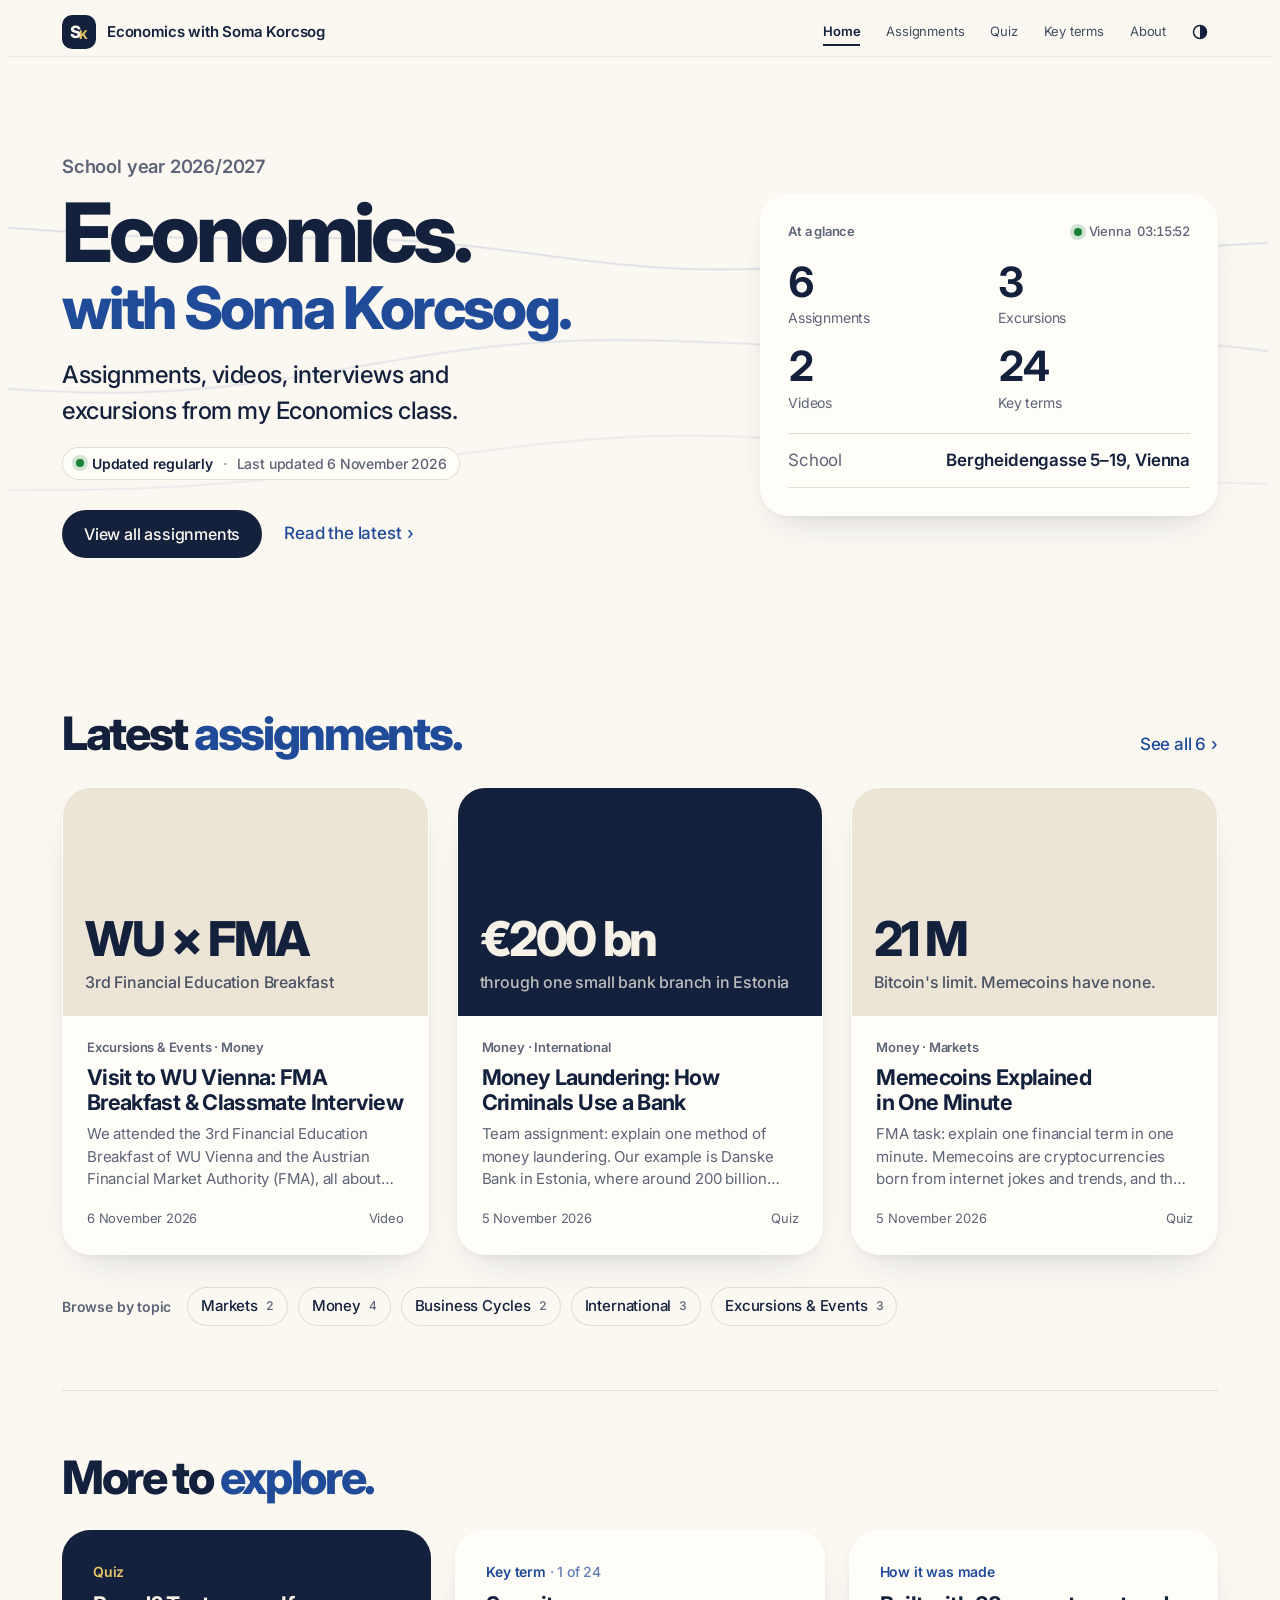
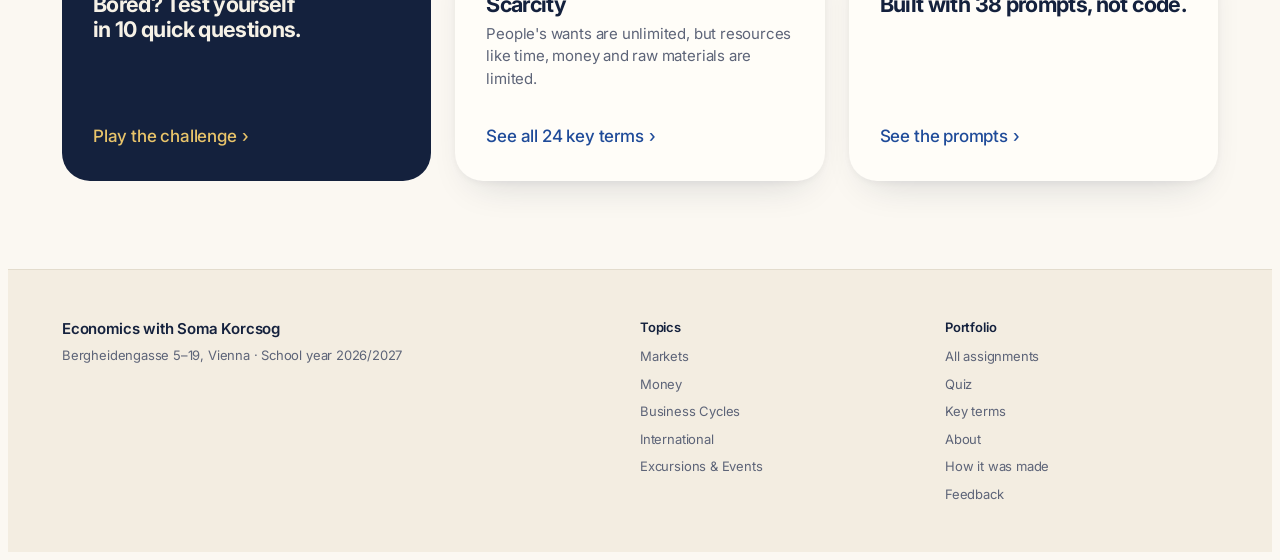
<file: index.html>
<!DOCTYPE html>
<html lang="en">
<head>
<meta charset="utf-8">
<meta name="viewport" content="width=device-width, initial-scale=1, viewport-fit=cover">
<title>Economics with Soma Korcsog</title>
<meta name="claude:viewport-fit-sides" content="cover">
<meta name="description" content="Economics portfolio of Soma Korcsog, school year 2026/2027: assignments, videos, interviews and excursions.">
<link rel="icon" type="image/svg+xml" href="media/logo.svg">
<link rel="apple-touch-icon" href="media/apple-touch-icon.png">
<meta name="theme-color" content="#14213d">
<meta property="og:type" content="website">
<meta property="og:site_name" content="Economics with Soma Korcsog">
<meta property="og:title" content="Economics with Soma Korcsog">
<meta property="og:description" content="Assignments, videos, interviews and excursions from my Economics class. School year 2026/2027.">
<meta property="og:url" content="https://somakorcsog.github.io/">
<meta property="og:image" content="https://somakorcsog.github.io/media/og-image.png">
<meta property="og:image:width" content="1200">
<meta property="og:image:height" content="630">
<meta property="og:image:alt" content="Economics with Soma Korcsog: SK logo and title">
<meta property="og:locale" content="en_GB">
<meta name="twitter:card" content="summary_large_image">
<link rel="preconnect" href="https://fonts.googleapis.com">
<link rel="preconnect" href="https://fonts.gstatic.com" crossorigin>
<link rel="stylesheet" href="https://fonts.googleapis.com/css2?family=Inter:opsz,wght@14..32,400;14..32,500;14..32,600;14..32,700;14..32,800&display=swap">
<link rel="stylesheet" href="css/style.css?v=20261119d">
</head>
<body>
<a class="skip-link" href="#app">Skip to content</a>
<header class="nav">
  <div class="nav-inner">
    <a href="#home" class="brand" aria-label="Economics with Soma Korcsog, go to the home page"><span class="logo" aria-hidden="true">S<span>K</span></span><span class="nav-brand" id="site-title">Economics with Soma Korcsog</span></a>
    <div class="nav-right">
      <nav class="nav-links" aria-label="Main">
        <a href="#home">Home</a>
        <a href="#posts">Assignments</a>
        <a href="#quiz">Quiz</a>
        <a href="#glossary">Key terms</a>
        <a href="#about">About</a>
      </nav>
      <button type="button" class="icon-btn" id="theme-btn" aria-label="Switch between light and dark mode">
        <svg width="18" height="18" viewBox="0 0 18 18" aria-hidden="true"><circle cx="9" cy="9" r="6.5" fill="none" stroke="currentColor" stroke-width="1.5"/><path d="M9 2.5a6.5 6.5 0 0 1 0 13z" fill="currentColor"/></svg>
      </button>
      <button type="button" class="icon-btn" id="menu-btn" aria-label="Open menu" aria-expanded="false" aria-controls="mobile-menu">
        <svg width="18" height="18" viewBox="0 0 18 18" aria-hidden="true"><path d="M2 6h14M2 12h14" stroke="currentColor" stroke-width="1.5" stroke-linecap="round"/></svg>
      </button>
    </div>
  </div>
  <div class="progress" id="progress"></div>
  <div class="mobile-menu" id="mobile-menu" hidden>
    <a href="#home">Home</a>
    <a href="#posts">Assignments</a>
    <a href="#quiz">Quiz</a>
    <a href="#glossary">Key terms</a>
    <a href="#about">About</a>
  </div>
</header>

<main id="app" tabindex="-1"></main>

<footer class="footer">
  <div class="container footer-grid">
    <div>
      <div class="footer-title" id="footer-title">Economics with Soma Korcsog</div>
      <p class="footer-meta" id="footer-meta">Economics class · School year 2026/2027</p>
    </div>
    <div>
      <div class="footer-head">Topics</div>
      <div class="footer-links" id="footer-topics"></div>
    </div>
    <div>
      <div class="footer-head">Portfolio</div>
      <div class="footer-links">
        <a href="#posts">All assignments</a>
        <a href="#quiz">Quiz</a>
        <a href="#glossary">Key terms</a>
        <a href="#about">About</a>
        <a href="#making-of">How it was made</a>
        <a href="#feedback">Feedback</a>
      </div>
    </div>
  </div>
</footer>

<script src="js/app.js?v=20261119d"></script>
</body>
</html>
</file>
<file: css/style.css>
/* Layout: full-width alternating bands (white / light grey / black), centered 1080px content, large type, image-led tiles. */
:root {
  --bg: #fbf8f2;
  --bg-alt: #f3ede1;
  --ink: #14213d;
  --muted: #5d6478;
  --line: #e3dccd;
  --accent: #1f4b99;
  --band: #14213d;
  --band-ink: #f6f1e6;
  --band-muted: #b7bfd3;
  --tile: #fffdf8;
  --bubble: #14213d;
  --good: #1a7f37;
  --bad: #c4314b;
  --nav-bg: rgba(251, 248, 242, 0.82);
  --shadow: 0 2px 6px rgba(20, 33, 61, .04), 0 18px 40px -20px rgba(20, 33, 61, .2);
  --font: "Inter", -apple-system, BlinkMacSystemFont, "Segoe UI", system-ui, sans-serif;
  --r-lg: 28px;
  --r-md: 18px;
}
@media (prefers-color-scheme: dark) {
  :root:not([data-theme="light"]) {
    --bg: #0b1324; --bg-alt: #0f1a30; --ink: #f4efe4; --muted: #a7afc2; --line: #23314d; --accent: #8fb4ff;
    --band: #14213d; --band-ink: #f4efe4; --band-muted: #b7bfd3; --tile: #121d35; --bubble: #24427a; --logo-k: #1f4b99; --nav-bg: rgba(11, 19, 36, 0.82);
    --good: #3fb950; --bad: #ff6b81; --shadow: 0 0 0 1px #23314d;
    color-scheme: dark;
  }
}
:root[data-theme="dark"] {
  --bg: #0b1324; --bg-alt: #0f1a30; --ink: #f4efe4; --muted: #a7afc2; --line: #23314d; --accent: #8fb4ff;
  --band: #14213d; --band-ink: #f4efe4; --band-muted: #b7bfd3; --tile: #121d35; --bubble: #24427a; --logo-k: #1f4b99; --nav-bg: rgba(11, 19, 36, 0.82);
  --good: #3fb950; --bad: #ff6b81; --shadow: 0 0 0 1px #23314d;
  color-scheme: dark;
}

*, *::before, *::after { box-sizing: border-box; }
h1, h2, h3, h4, p, figure, dl, dd, blockquote { margin: 0; }
ul, ol { margin: 0; }
img, video { max-width: 100%; }
.featured a, .cover { text-decoration: none; }
html { scroll-behavior: smooth; }
body {
  background: var(--bg); color: var(--ink); font-family: var(--font);
  font-size: 17px; line-height: 1.5; letter-spacing: -0.011em;
  -webkit-font-smoothing: antialiased; overflow-x: hidden;
  transition: background-color .3s, color .3s;
}
body::before { content: ""; position: fixed; inset: 0 0 auto; height: env(safe-area-inset-top, 0px); z-index: 60; background: var(--bg); }
a { color: inherit; }
:focus-visible { outline: 2px solid var(--accent); outline-offset: 3px; border-radius: 8px; }
#app:focus { outline: none; }
h1, h2, h3 { text-wrap: balance; }
.container {
  max-width: 1080px; margin-inline: auto;
  padding-left: max(22px, env(safe-area-inset-left, 0px));
  padding-right: max(22px, env(safe-area-inset-right, 0px));
}
.muted { color: var(--muted); }
.link { color: var(--accent); text-decoration: none; font-weight: 500; }
.link:hover { text-decoration: underline; }
.link::after { content: " ›"; }

/* Nav */
.nav { position: sticky; top: env(safe-area-inset-top, 0px); z-index: 50; background: var(--nav-bg);
  backdrop-filter: saturate(180%) blur(20px); -webkit-backdrop-filter: saturate(180%) blur(20px);
  border-bottom: 1px solid color-mix(in srgb, var(--line) 60%, transparent); }
.nav-inner { max-width: 1080px; margin-inline: auto; height: 48px; display: flex; align-items: center; justify-content: space-between; gap: 16px;
  padding-left: max(22px, env(safe-area-inset-left, 0px)); padding-right: max(22px, env(safe-area-inset-right, 0px)); }
.brand { display: inline-flex; align-items: center; gap: 11px; min-width: 0; text-decoration: none; color: var(--ink); }
.logo { flex: none; display: inline-flex; align-items: center; justify-content: center; width: 34px; height: 34px; border-radius: 10px; background: var(--ink); color: var(--bg);
  font-weight: 800; font-size: 17px; letter-spacing: -0.06em; line-height: 1; transition: transform .35s cubic-bezier(.2,.8,.2,1), border-radius .35s; }
.logo span { font-size: 12px; font-weight: 800; color: var(--logo-k, #e9c46a); letter-spacing: 0; transform: translateY(3px); }
.brand:hover .logo { transform: rotate(-6deg) scale(1.06); border-radius: 12px; }
.brand:active .logo { transform: scale(.94); }
.nav-brand { font-weight: 600; font-size: 15px; text-decoration: none; white-space: nowrap; overflow: hidden; text-overflow: ellipsis; min-width: 0; }
.nav-right { display: flex; align-items: center; gap: 6px; }
.nav-links { display: none; gap: 26px; margin-right: 10px; }
.nav-links a, .mobile-menu a { font-size: 13px; text-decoration: none; color: var(--ink); opacity: .8; }
.nav-links a:hover { opacity: 1; }
.icon-btn { display: grid; place-items: center; width: 36px; height: 36px; border-radius: 999px; border: 0; background: transparent; color: var(--ink); cursor: pointer; }
.icon-btn:hover { background: var(--bg-alt); }
.mobile-menu { display: flex; flex-direction: column; padding: 8px max(22px, env(safe-area-inset-right, 0px)) 18px max(22px, env(safe-area-inset-left, 0px)); }
.mobile-menu a { font-size: 22px; font-weight: 600; padding: 8px 0; opacity: 1; }
@media (min-width: 760px) { .nav-links { display: flex; } #menu-btn { display: none; } .mobile-menu { display: none !important; } }
.progress { position: absolute; left: 0; bottom: -1px; height: 2px; transition: transform .12s linear; width: 100%; background: var(--accent); transform-origin: left; transform: scaleX(0); }

/* Sections */
.section { padding-block: 88px; }
.section.alt { background: var(--bg-alt); }
.section.band { background: var(--band); color: var(--band-ink); }
.section-head { display: flex; flex-wrap: wrap; align-items: flex-end; justify-content: space-between; gap: 16px; margin-bottom: 40px; }
.section-title { font-size: clamp(2rem, 5vw, 3.4rem); font-weight: 700; letter-spacing: -0.035em; line-height: 1.05; }
.section-sub { font-size: clamp(1.05rem, 2vw, 1.3rem); color: var(--muted); max-width: 44ch; margin-top: 10px; }
@media (min-width: 760px) { .section { padding-block: 120px; } }
.reveal { transition: opacity .8s ease, transform .8s cubic-bezier(.2,.8,.2,1); }
.reveal.pre { opacity: .001; transform: translateY(28px); }

/* Hero */
.hero { text-align: center; padding-block: 72px 0; }
.hero-kicker { font-size: clamp(.95rem, 1.6vw, 1.15rem); font-weight: 600; color: var(--muted); }
.hero h1 { font-size: clamp(3rem, 10vw, 7rem); font-weight: 700; letter-spacing: -0.05em; line-height: .98; margin-top: 14px; }
.hero h1 span { display: block; color: var(--muted); }
.hero-sub { font-size: clamp(1.1rem, 2.2vw, 1.5rem); max-width: 34ch; margin: 22px auto 0; color: var(--ink); font-weight: 500; letter-spacing: -0.02em; }
.hero-note { display: inline-flex; align-items: center; gap: 8px; margin-top: 18px; padding: 6px 14px; border-radius: 999px; font-size: 14px; font-weight: 600;
  background: var(--tile); box-shadow: inset 0 0 0 1px var(--line); }
.live-dot { width: 8px; height: 8px; border-radius: 999px; background: var(--good); box-shadow: 0 0 0 4px color-mix(in srgb, var(--good) 20%, transparent); }
.hero-actions { display: flex; flex-wrap: wrap; justify-content: center; align-items: center; gap: 22px; margin-top: 30px; }
.btn { display: inline-flex; align-items: center; justify-content: center; padding: 12px 22px; border-radius: 999px; background: var(--ink); color: var(--bg);
  font-size: 16px; font-weight: 500; text-decoration: none; transition: filter .15s; border: 0; cursor: pointer; font-family: inherit; }
.btn:hover { filter: brightness(1.08); }
.reel { display: flex; gap: 14px; margin-top: 64px; overflow-x: auto; scroll-snap-type: x mandatory; padding-bottom: 30px; scrollbar-width: none; }
.reel::-webkit-scrollbar { display: none; }
.reel figure { flex: 0 0 min(62vw, 230px); scroll-snap-align: center; position: relative; }
.reel img { width: 100%; aspect-ratio: 9 / 14; object-fit: cover; border-radius: var(--r-md); display: block; }
.reel figcaption { position: absolute; left: 12px; bottom: 12px; right: 12px; font-size: 13px; font-weight: 600; color: #fff; text-shadow: 0 1px 8px rgba(0,0,0,.7); text-align: left; }
@media (min-width: 1000px) { .reel { justify-content: center; overflow: visible; } .reel figure { flex: 1 1 0; } .reel figure:nth-child(odd) { transform: translateY(24px); } }

.hero-stats { display: grid; grid-template-columns: repeat(2, minmax(0, 1fr)); gap: 28px 16px; max-width: 760px; margin: 64px auto 0; padding-top: 36px; border-top: 1px solid var(--line); }
@media (min-width: 700px) { .hero-stats { grid-template-columns: repeat(4, minmax(0, 1fr)); } }
.hero-stats .num { font-size: clamp(2.4rem, 5vw, 3.4rem); }
.teaser { display: flex; flex-direction: column; gap: 28px; align-items: flex-start; }
@media (min-width: 800px) { .teaser { flex-direction: row; align-items: flex-end; justify-content: space-between; } }
.teaser-sub { color: var(--band-muted); }
.btn-light { background: var(--band-ink); color: var(--band); flex: none; }

/* Featured band */
.featured { display: grid; gap: 40px; align-items: center; }
@media (min-width: 900px) { .featured { grid-template-columns: 1fr 1.05fr; gap: 64px; } }
.eyebrow { font-size: 14px; font-weight: 600; color: var(--accent); }
.band .eyebrow { color: #e9c46a; }
.featured h2 { font-size: clamp(2.2rem, 5vw, 3.6rem); font-weight: 700; letter-spacing: -0.04em; line-height: 1.04; margin-top: 10px; }
.featured p { color: var(--band-muted); font-size: 1.15rem; margin-top: 18px; max-width: 46ch; }
.featured .meta { color: var(--band-muted); font-size: 14px; margin-top: 18px; }
.featured .link { color: #e9c46a; display: inline-block; margin-top: 22px; font-size: 1.1rem; }

/* Covers */
.cover { position: relative; overflow: hidden; border-radius: var(--r-lg); aspect-ratio: 4 / 3; width: 100%; max-width: 100%; display: flex; flex-direction: column; justify-content: flex-end; }
.cover img { position: absolute; inset: 0; width: 100%; height: 100%; object-fit: cover; }
.cover-art { padding: 28px; gap: 8px; }
.cover-art .big { font-size: clamp(2.6rem, 7vw, 4.6rem); font-weight: 800; letter-spacing: -0.05em; line-height: .95; }
.cover-art .small { font-size: 1rem; font-weight: 500; opacity: .75; max-width: 26ch; }
.cover-art .chip { position: absolute; top: 22px; left: 28px; font-size: 13px; font-weight: 600; opacity: .7; }
.tone-navy { background: #1f3a68; color: #ffffff; }
.tone-graphite { background: #2a2a2d; color: #f5f5f7; }
.tone-sand { background: #efe5d3; color: #3a2d17; }
.tone-green { background: #dcebdf; color: #123a1f; }
.tone-red { background: #f5ddd5; color: #4f1b0e; }
.tone-sky { background: #dfeaf7; color: #102b4c; }
.cover .play { position: absolute; top: 50%; left: 50%; translate: -50% -50%; width: 64px; height: 64px; border-radius: 999px; display: grid; place-items: center;
  background: rgba(255,255,255,.88); color: #1d1d1f; }

/* Stats */
.stats { display: grid; grid-template-columns: repeat(2, minmax(0, 1fr)); gap: 40px 24px; text-align: center; }
@media (min-width: 760px) { .stats { grid-template-columns: repeat(4, minmax(0, 1fr)); } }
.stat .num { font-size: clamp(3rem, 8vw, 5rem); font-weight: 700; letter-spacing: -0.05em; line-height: 1; font-variant-numeric: tabular-nums; }
.stat .lbl { margin-top: 8px; color: var(--muted); font-size: 15px; }

/* Filters */
.toolbar { display: flex; flex-direction: column; gap: 14px; margin-bottom: 36px; }
@media (min-width: 900px) { .toolbar { flex-direction: row; align-items: center; justify-content: space-between; } }
.filters { display: flex; gap: 8px; overflow-x: auto; scrollbar-width: none; padding-block: 2px; min-width: 0; }
.filters::-webkit-scrollbar { display: none; }
.chip-btn { white-space: nowrap; cursor: pointer; padding: 8px 16px; border-radius: 999px; font: inherit; font-size: 14px; font-weight: 500;
  border: 0; background: var(--tile); color: var(--ink); box-shadow: inset 0 0 0 1px var(--line); transition: background .15s; }
.chip-btn:hover { box-shadow: inset 0 0 0 1px var(--ink); }
.chip-btn[aria-pressed="true"] { background: var(--ink); color: var(--bg); box-shadow: none; }
.search-wrap { position: relative; flex: none; width: 100%; }
@media (min-width: 900px) { .search-wrap { width: 260px; } }
.search-wrap svg { position: absolute; left: 14px; top: 50%; translate: 0 -50%; color: var(--muted); }
.search { width: 100%; padding: 10px 14px 10px 38px; border-radius: 12px; border: 0; background: var(--tile); color: var(--ink);
  box-shadow: inset 0 0 0 1px var(--line); font: inherit; font-size: 15px; }
.search::placeholder { color: var(--muted); }

/* Post tiles */
#post-list { display: flex; flex-direction: column; gap: 56px; }
.month-label { font-size: 1.5rem; font-weight: 700; letter-spacing: -0.03em; margin-bottom: 20px; display: flex; align-items: baseline; gap: 12px; }
.month-label span { font-size: 15px; font-weight: 500; color: var(--muted); letter-spacing: 0; }
.tiles { display: grid; gap: 22px; grid-template-columns: repeat(auto-fill, minmax(min(100%, 290px), 1fr)); }
.tile { display: flex; flex-direction: column; text-decoration: none; background: var(--tile); border-radius: var(--r-lg); overflow: hidden; box-shadow: var(--shadow);
  transition: transform .3s cubic-bezier(.2,.8,.2,1); min-width: 0; }
.tile { transition: transform .35s cubic-bezier(.2,.8,.2,1), box-shadow .35s; }
.tile:hover { transform: translateY(-4px); box-shadow: 0 2px 6px rgba(20,33,61,.05), 0 26px 50px -22px rgba(20,33,61,.32); }
:root[data-theme="dark"] .tile:hover { box-shadow: 0 0 0 1px #34476e, 0 26px 50px -22px rgba(0,0,0,.6); }
@media (prefers-color-scheme: dark) { :root:not([data-theme="light"]) .tile:hover { box-shadow: 0 0 0 1px #34476e, 0 26px 50px -22px rgba(0,0,0,.6); } }
.tile .cover { border-radius: 0; aspect-ratio: 16 / 10; }
.tile .cover-art { padding: 22px; }
.tile .cover-art .big { font-size: clamp(2.2rem, 5vw, 3rem); }
.tile-body { padding: 22px 24px 26px; display: flex; flex-direction: column; gap: 8px; flex: 1; }
.tile-topics { font-size: 13px; font-weight: 600; color: var(--muted); }
.tile h3 { font-size: 1.35rem; font-weight: 700; letter-spacing: -0.03em; line-height: 1.15; }
.tile p { color: var(--muted); font-size: 15px; display: -webkit-box; -webkit-line-clamp: 3; -webkit-box-orient: vertical; overflow: hidden; }
.tile-meta { margin-top: auto; padding-top: 10px; display: flex; justify-content: space-between; gap: 10px; font-size: 13px; color: var(--muted); }
.empty { padding: 56px 24px; text-align: center; border-radius: var(--r-lg); background: var(--tile); color: var(--muted); }
.empty strong { display: block; color: var(--ink); font-size: 1.25rem; margin-bottom: 6px; }

/* Topics */
.topic-rail { display: grid; gap: 16px; grid-template-columns: repeat(auto-fill, minmax(min(100%, 230px), 1fr)); }
.topic-card { position: relative; display: flex; flex-direction: column; justify-content: flex-end; gap: 4px; min-height: 200px; padding: 22px; border-radius: var(--r-md);
  overflow: hidden; text-decoration: none; box-shadow: var(--shadow); transition: transform .3s cubic-bezier(.2,.8,.2,1); min-width: 0; }
.topic-card:hover { transform: scale(1.02); }
.topic-card img { position: absolute; inset: 0; width: 100%; height: 100%; object-fit: cover; }
.topic-card.has-img::before { content: ""; position: absolute; inset: 0; z-index: 1; background: linear-gradient(to top, rgba(0,0,0,.75), rgba(0,0,0,0) 70%); }
.topic-card > * { position: relative; z-index: 2; }
.topic-card.has-img { color: #fff; }
.topic-card .count { font-size: 13px; font-weight: 600; opacity: .7; }
.topic-card h3 { font-size: 1.5rem; font-weight: 700; letter-spacing: -0.03em; line-height: 1.1; }
.topic-card p { font-size: 14px; opacity: .75; }

/* Glossary */
.glossary-tools { display: flex; flex-wrap: wrap; gap: 12px; align-items: center; margin-bottom: 28px; }
.glossary-tools .search-wrap { width: min(100%, 360px); }
.glossary { display: grid; gap: 1px; background: var(--line); border-radius: var(--r-md); overflow: hidden; grid-template-columns: repeat(auto-fill, minmax(min(100%, 320px), 1fr)); }
.term { background: var(--tile); padding: 20px 22px; display: flex; flex-direction: column; gap: 6px; min-width: 0; }
.term dt { font-weight: 700; font-size: 1.08rem; letter-spacing: -0.02em; }
.term dd { color: var(--muted); font-size: 15px; }
.term a { font-size: 13px; color: var(--accent); text-decoration: none; margin-top: 4px; }
.term a:hover { text-decoration: underline; }
.glossary-count { font-size: 14px; color: var(--muted); }

/* Timeline */
.timeline { max-width: 760px; margin-inline: auto; display: flex; flex-direction: column; }
.tl-item { display: grid; grid-template-columns: 92px 1fr; gap: 20px; padding-block: 22px; border-top: 1px solid var(--line); text-decoration: none; }
.tl-item:last-child { border-bottom: 1px solid var(--line); }
.tl-date { font-size: 14px; color: var(--muted); font-variant-numeric: tabular-nums; padding-top: 3px; }
.tl-date b { display: block; font-size: 1.7rem; color: var(--ink); letter-spacing: -0.03em; font-weight: 700; line-height: 1; }
.tl-item h3 { font-size: 1.2rem; font-weight: 600; letter-spacing: -0.02em; }
.tl-item:hover h3 { color: var(--accent); }
.tl-item p { font-size: 14px; color: var(--muted); margin-top: 2px; }

/* About */
.about { display: grid; gap: 40px; }
@media (min-width: 900px) { .about { grid-template-columns: 1.3fr 1fr; gap: 72px; } }
.facts { display: flex; flex-direction: column; }
.facts div { display: flex; justify-content: space-between; gap: 16px; padding-block: 14px; border-top: 1px solid var(--line); }
.facts div:last-child { border-bottom: 1px solid var(--line); }
.facts dt { color: var(--muted); }
.facts dd { font-weight: 600; text-align: right; }

/* Article */
.article-head { text-align: center; padding-block: 56px 40px; }
.back { font-size: 14px; text-decoration: none; color: var(--accent); }
.back::before { content: "‹ "; }
.article-head .tile-topics { margin-top: 28px; }
.article-head h1 { font-size: clamp(2.3rem, 6vw, 4.2rem); font-weight: 700; letter-spacing: -0.045em; line-height: 1.03; margin: 12px auto 0; max-width: 18ch; }
.article-head .lead { font-size: clamp(1.1rem, 2vw, 1.35rem); color: var(--muted); max-width: 40ch; margin: 20px auto 0; }
.article-head .meta { margin-top: 18px; font-size: 14px; color: var(--muted); }
.article-cover { max-width: 980px; margin-inline: auto; }
.article-cover .cover { aspect-ratio: 16 / 8; }
.article-cover .cover-art { aspect-ratio: auto; min-height: 220px; }
.article-body { max-width: 720px; margin-inline: auto; padding-block: 56px 72px; display: flex; flex-direction: column; gap: 32px; }
.prose { font-size: 1.1rem; line-height: 1.7; }
.prose > * + * { margin-top: 1em; }
.prose h2 { font-size: 1.7rem; font-weight: 700; letter-spacing: -0.03em; line-height: 1.2; margin-top: 1.6em; }
.prose h3 { font-size: 1.25rem; font-weight: 700; letter-spacing: -0.02em; margin-top: 1.6em; }
.prose ul { list-style: disc; padding-left: 1.3em; }
.prose ol { list-style: decimal; padding-left: 1.3em; }
.prose li + li { margin-top: .35em; }
.prose a { color: var(--accent); }
.prose blockquote { font-size: 1.4rem; font-weight: 600; letter-spacing: -0.02em; line-height: 1.35; border-left: 3px solid var(--accent); padding-left: 20px; }
.prose code { font-size: .9em; background: var(--bg-alt); padding: 1px 6px; border-radius: 6px; }
.prose strong { font-weight: 650; }
.prose em { color: var(--muted); }
.section-heading { font-size: clamp(1.8rem, 4vw, 2.5rem); font-weight: 700; letter-spacing: -0.04em; line-height: 1.1; padding-top: 24px; }
.notes { background: var(--bg-alt); border-radius: var(--r-md); padding: 26px 28px; }
.notes .label { display: block; font-size: 13px; font-weight: 600; color: var(--muted); margin-bottom: 10px; }
.notes .prose { font-size: 1.02rem; }
.notes .prose > :first-child { margin-top: 0; }
.post-nav { max-width: 980px; margin-inline: auto; display: grid; gap: 16px; padding-bottom: 96px; }
@media (min-width: 700px) { .post-nav { grid-template-columns: 1fr 1fr; } }
.post-nav a { display: flex; flex-direction: column; gap: 4px; padding: 22px 24px; border-radius: var(--r-md); background: var(--bg-alt); text-decoration: none; min-width: 0; }
.post-nav a:hover h4 { color: var(--accent); }
.post-nav span { font-size: 13px; color: var(--muted); }
.post-nav h4 { font-weight: 600; font-size: 1.05rem; letter-spacing: -0.02em; }
.post-nav .next { text-align: right; }

/* Media */
.media { display: flex; flex-direction: column; gap: 10px; }
.media figcaption { font-size: 14px; color: var(--muted); }
.media-frame { position: relative; width: 100%; max-width: 100%; aspect-ratio: 16 / 9; border-radius: var(--r-md); overflow: hidden; background: #000; }
.media-frame.portrait { aspect-ratio: 9 / 16; max-width: 400px; margin-inline: auto; }
.media-frame video, .media-frame iframe { position: absolute; inset: 0; width: 100%; height: 100%; border: 0; }
.media-frame.tall { aspect-ratio: 4 / 5; }
@media (min-width: 640px) { .media-frame.tall { aspect-ratio: 4 / 3; } }
.placeholder { position: absolute; inset: 0; display: flex; flex-direction: column; align-items: center; justify-content: center; gap: 12px; padding: 20px; text-align: center;
  color: #f5f5f7; background: #1d1d1f; }
.placeholder .play { width: 60px; height: 60px; border-radius: 999px; display: grid; place-items: center; background: rgba(255,255,255,.14); }
.placeholder strong { font-size: 1.2rem; font-weight: 600; }
.placeholder code { font-size: .8rem; background: rgba(255,255,255,.12); padding: 4px 10px; border-radius: 6px; word-break: break-all; }
.placeholder span { font-size: .85rem; opacity: .7; }
.gallery { display: grid; gap: 12px; grid-template-columns: repeat(auto-fit, minmax(120px, 1fr)); }
.gallery figure { display: flex; flex-direction: column; gap: 6px; }
.gallery img { width: 100%; aspect-ratio: 3 / 4; object-fit: cover; border-radius: 14px; cursor: zoom-in; }
.gallery figcaption { font-size: 13px; color: var(--muted); }
.lightbox { position: fixed; inset: 0; z-index: 100; background: rgba(0,0,0,.9); display: grid; place-items: center; padding: 24px; cursor: zoom-out; }
.lightbox img { max-height: 90vh; max-width: 100%; border-radius: 14px; }
.audio-card { display: flex; flex-direction: column; gap: 12px; padding: 22px; border-radius: var(--r-md); background: var(--bg-alt); }
.audio-card audio { width: 100%; }
.doc-bar { display: flex; flex-wrap: wrap; align-items: center; justify-content: space-between; gap: 10px; }
.btn-ghost { display: inline-flex; padding: 8px 16px; border-radius: 999px; font-size: 14px; font-weight: 500; text-decoration: none; color: var(--accent); box-shadow: inset 0 0 0 1px var(--accent); }
.media img.single { border-radius: var(--r-md); width: 100%; }

/* Quiz */
.quiz { border-radius: var(--r-lg); background: var(--band); color: var(--band-ink); padding: 32px 28px; display: flex; flex-direction: column; gap: 22px; }
.quiz-head { display: flex; justify-content: space-between; align-items: baseline; gap: 12px; flex-wrap: wrap; }
.quiz-head h3 { font-size: 1.6rem; font-weight: 700; letter-spacing: -0.03em; }
.quiz-score { font-size: 14px; color: var(--band-muted); font-variant-numeric: tabular-nums; }
.q { display: flex; flex-direction: column; gap: 10px; }
.q-text { font-weight: 600; font-size: 1.08rem; }
.q-options { display: grid; gap: 8px; }
.q-opt { text-align: left; font: inherit; font-size: 15px; padding: 12px 16px; border-radius: 12px; border: 0; cursor: pointer;
  background: rgba(255,255,255,.08); color: var(--band-ink); box-shadow: inset 0 0 0 1px rgba(255,255,255,.12); transition: background .15s; }
.q-opt:hover:not([disabled]) { background: rgba(255,255,255,.14); }
.q-opt[disabled] { cursor: default; }
.q-opt.correct { background: color-mix(in srgb, var(--good) 35%, transparent); box-shadow: inset 0 0 0 1px var(--good); }
.q-opt.wrong { background: color-mix(in srgb, var(--bad) 30%, transparent); box-shadow: inset 0 0 0 1px var(--bad); }
.q-explain { font-size: 14px; color: var(--band-muted); }

/* Making of */
.prompts { list-style: none; max-width: 820px; margin-inline: auto; padding-block: 24px 110px; display: flex; flex-direction: column; gap: 28px; }
.prompt { display: flex; flex-direction: column; align-items: flex-end; gap: 8px; }
.prompt-meta { display: flex; align-items: center; gap: 10px; font-size: 13px; font-weight: 600; color: var(--muted); }
.prompt-num { width: 26px; height: 26px; border-radius: 999px; display: grid; place-items: center; background: var(--ink); color: var(--bg); font-size: 12px; font-variant-numeric: tabular-nums; }
.prompt-bubble { max-width: min(100%, 640px); white-space: pre-wrap; overflow-wrap: anywhere; background: var(--bubble); color: #f4efe4; padding: 16px 20px;
  border-radius: 22px 22px 6px 22px; font-size: 16px; line-height: 1.55; }
.prompt.first .prompt-bubble { max-width: 100%; background: var(--tile); color: var(--ink); box-shadow: var(--shadow); border-radius: 22px; font-size: 15px; }

/* Page structure (laptop-first) */
.container { max-width: 1200px; }
.nav-inner { max-width: 1200px; }
.nav-links a[aria-current="page"] { opacity: 1; font-weight: 600; }
.page-head { padding-block: 56px 32px; }
.page-head h1 { font-size: clamp(2.4rem, 4.5vw, 3.6rem); font-weight: 700; letter-spacing: -0.04em; line-height: 1.05; margin-top: 6px; }
.page-head p { color: var(--muted); font-size: 1.15rem; margin-top: 10px; max-width: 52ch; }

.home-hero { display: grid; gap: 40px; align-items: center; padding-block: 64px 40px; }
@media (min-width: 960px) { .home-hero { grid-template-columns: 1.35fr 1fr; gap: 80px; padding-block: 96px 88px; } }
.home-hero-text { text-align: left; }
.home-hero h1 { font-size: clamp(3rem, 6.4vw, 5.4rem); font-weight: 700; letter-spacing: -0.05em; line-height: .98; margin-top: 12px; }
.home-hero h1 span { display: block; color: var(--muted); }
.home-hero h1 .hero-name { white-space: nowrap; font-size: clamp(1.9rem, 4.6vw, 4.1rem); letter-spacing: -0.045em; margin-top: 6px; }
.home-hero .hero-sub { margin: 20px 0 0; max-width: 32ch; }
.home-hero .hero-actions { justify-content: flex-start; }
.glance { background: var(--tile); border-radius: var(--r-lg); box-shadow: var(--shadow); padding: 28px; display: flex; flex-direction: column; gap: 20px; min-width: 0; }
.glance-title { font-size: 13px; font-weight: 600; color: var(--muted); }
.glance-stats { display: grid; grid-template-columns: repeat(2, minmax(0, 1fr)); gap: 18px; }
.glance-stats .stat { text-align: left; }
.glance-stats .num { font-size: 2.6rem; font-weight: 700; letter-spacing: -0.04em; line-height: 1; font-variant-numeric: tabular-nums; }
.glance-stats .lbl { font-size: 14px; color: var(--muted); margin-top: 4px; }

.home-block { padding-block: 44px; }
@media (min-width: 960px) {
  .home-block { padding-block: 64px; }
  .home-block + .home-block { background: linear-gradient(var(--line), var(--line)) no-repeat center top / calc(100% - 44px) 1px; }
  .home-block .tiles.three { gap: 28px; }
  .home-block .topic-grid { gap: 20px; }
  .home-block .duo { gap: 24px; }
}
.block-head { display: flex; align-items: baseline; justify-content: space-between; gap: 16px; margin-bottom: 30px; }
.block-head h2 { font-size: 1.8rem; font-weight: 700; letter-spacing: -0.03em; }
.tiles.three { grid-template-columns: repeat(auto-fill, minmax(min(100%, 300px), 1fr)); }
@media (min-width: 1000px) { .tiles.three { grid-template-columns: repeat(3, minmax(0, 1fr)); } }
.topic-grid { display: grid; gap: 14px; grid-template-columns: repeat(auto-fill, minmax(min(100%, 220px), 1fr)); }
@media (min-width: 1000px) { .topic-grid { grid-template-columns: repeat(5, minmax(0, 1fr)); } }
.topic-mini { display: flex; flex-direction: column; gap: 4px; padding: 18px 20px; border-radius: var(--r-md); text-decoration: none; min-height: 132px; transition: transform .2s; min-width: 0; }
.topic-mini:hover { transform: translateY(-3px); }
.topic-mini .count { font-size: 12px; font-weight: 600; opacity: .7; }
.topic-mini h3 { font-size: 1.15rem; font-weight: 700; letter-spacing: -0.02em; }
.topic-mini p { font-size: 13.5px; opacity: .75; line-height: 1.4; }
.duo { display: grid; gap: 16px; padding-bottom: 24px; }
@media (min-width: 800px) { .duo { grid-template-columns: 1fr 1fr; } }
.promo { display: flex; flex-direction: column; gap: 10px; padding: 30px; border-radius: var(--r-lg); background: var(--tile); box-shadow: var(--shadow); text-decoration: none; min-width: 0; }
.promo h3 { font-size: 1.6rem; font-weight: 700; letter-spacing: -0.03em; line-height: 1.15; }
.promo.dark { background: var(--band); color: var(--band-ink); box-shadow: none; }
.promo.dark .eyebrow, .promo.dark .link { color: #e9c46a; }

.layout { display: grid; gap: 32px; padding-bottom: 96px; }
@media (min-width: 900px) { .layout { grid-template-columns: 240px minmax(0, 1fr); gap: 48px; } }
.sidebar { display: flex; flex-direction: column; gap: 14px; align-self: start; min-width: 0; }
@media (min-width: 900px) { .sidebar { position: sticky; top: 72px; } }
.sidebar .search-wrap { width: 100%; }
.side-label { font-size: 12px; font-weight: 600; color: var(--muted); text-transform: uppercase; letter-spacing: .06em; margin-top: 10px; }
.side-nav { display: flex; flex-direction: column; gap: 2px; }
.side-nav button { display: flex; justify-content: space-between; align-items: center; gap: 10px; width: 100%; text-align: left; padding: 9px 12px; border-radius: 10px;
  border: 0; background: transparent; color: var(--ink); font: inherit; font-size: 15px; cursor: pointer; }
.side-nav button:hover { background: var(--bg-alt); }
.side-nav button[aria-pressed="true"] { background: var(--ink); color: var(--bg); font-weight: 600; }
.side-nav .n { font-size: 13px; opacity: .6; font-variant-numeric: tabular-nums; }
.main-col { min-width: 0; display: flex; flex-direction: column; gap: 20px; }
.result-line { font-size: 14px; color: var(--muted); display: flex; align-items: center; gap: 12px; flex-wrap: wrap; min-height: 32px; }
.clear-chip { font: inherit; font-size: 13px; font-weight: 600; color: var(--ink); background: var(--tile); border: 1px solid var(--line); border-radius: 999px; padding: 5px 12px; cursor: pointer; transition: background-color .2s, transform .2s; }
.clear-chip:hover { background: var(--bg-alt); }
.clear-chip:active { transform: scale(.97); }
.side-nav .all-btn { border: 1.5px solid var(--ink); font-weight: 600; padding: 11px 12px; margin-bottom: 6px; }
.side-nav .all-btn > span:first-child { display: inline-flex; align-items: center; gap: 9px; }
.main-col #post-list { gap: 40px; }
.main-col .tiles { grid-template-columns: repeat(auto-fill, minmax(min(100%, 250px), 1fr)); }
.main-col .tile .cover { aspect-ratio: 16 / 9; }
.main-col .tile .cover-art .big { font-size: 2.3rem; }

.az { display: flex; flex-wrap: wrap; gap: 2px; }
.az button, .az span { width: 28px; height: 28px; display: grid; place-items: center; border-radius: 8px; font-size: 13px; font-weight: 600; border: 0; background: transparent; font-family: inherit; }
.az button { color: var(--ink); cursor: pointer; }
.az button:hover { background: var(--ink); color: var(--bg); }
.az span { color: var(--line); }
.glossary { margin-bottom: 96px; }
.term { scroll-margin-top: 120px; }
.about { padding-bottom: 96px; }

/* Motion */
@keyframes rise { from { opacity: 0; transform: translateY(var(--rise, 14px)); } to { opacity: 1; transform: none; } }
@keyframes fade { from { opacity: 0; } to { opacity: 1; } }
#app > * { animation: rise .6s cubic-bezier(.2,.8,.2,1) both; --rise: 12px; }
#app > *:nth-child(2) { animation-delay: .08s; }
#app > *:nth-child(3) { animation-delay: .16s; }
#app > *:nth-child(4) { animation-delay: .24s; }
.tile, .topic-mini, .term, .prompt, .glance-stats .stat { animation: rise .55s cubic-bezier(.2,.8,.2,1) both; }
.tiles > :nth-child(2), .topic-grid > :nth-child(2), .glance-stats > :nth-child(2) { animation-delay: .06s; }
.tiles > :nth-child(3), .topic-grid > :nth-child(3), .glance-stats > :nth-child(3) { animation-delay: .12s; }
.tiles > :nth-child(4), .topic-grid > :nth-child(4), .glance-stats > :nth-child(4) { animation-delay: .18s; }
.topic-grid > :nth-child(5) { animation-delay: .24s; } .topic-grid > :nth-child(6) { animation-delay: .3s; }
.topic-grid > :nth-child(7) { animation-delay: .36s; } .topic-grid > :nth-child(8) { animation-delay: .42s; }
.home-hero h1 span { animation: fade 1s .25s both; }
.live-dot { animation: pulse 2s ease-in-out infinite; }
@keyframes pulse { 0%, 100% { box-shadow: 0 0 0 0 color-mix(in srgb, var(--good) 45%, transparent); } 50% { box-shadow: 0 0 0 6px color-mix(in srgb, var(--good) 0%, transparent); } }
.tile .cover-art .big, .tile .cover img { transition: transform .5s cubic-bezier(.2,.8,.2,1); transform-origin: left bottom; }
.tile:hover .cover-art .big { transform: scale(1.06); }
.tile:hover .cover img { transform: scale(1.04); }
.nav-links a { position: relative; }
.nav-links a::after { content: ""; position: absolute; left: 0; right: 0; bottom: -4px; height: 1.5px; background: currentColor; transform: scaleX(0); transform-origin: left; transition: transform .3s cubic-bezier(.2,.8,.2,1); }
.nav-links a:hover::after, .nav-links a[aria-current="page"]::after { transform: scaleX(1); }
.btn, .promo, .topic-mini, .side-nav button { transition: transform .2s, background-color .2s, filter .2s; }
.btn:active { transform: scale(.97); }
.promo:hover { transform: translateY(-3px); }

/* Glossary terms inside posts */
.gloss { position: relative; text-decoration: underline dotted; text-decoration-color: var(--accent); text-decoration-thickness: 1.5px; text-underline-offset: 4px; cursor: help; border-radius: 3px; outline-offset: 2px; }
.gloss-tip { position: absolute; z-index: 30; left: 50%; bottom: calc(100% + 10px); width: max-content; max-width: min(300px, 80vw);
  transform: translate(calc(-50% + var(--shift, 0px)), 0); display: none; pointer-events: none;
  background: var(--band); color: var(--band-ink); padding: 12px 14px; border-radius: 12px; box-shadow: 0 14px 34px -12px rgba(0,0,0,.45);
  font-size: 14px; line-height: 1.45; font-weight: 400; font-style: normal; text-align: left; white-space: normal; }
.gloss-tip strong { display: block; font-weight: 700; margin-bottom: 3px; color: var(--band-ink); }
.gloss.below .gloss-tip { bottom: auto; top: calc(100% + 10px); }
.gloss:hover .gloss-tip, .gloss:focus .gloss-tip { display: block; animation: tip-in .2s ease-out both; }
@keyframes tip-in { from { opacity: 0; } to { opacity: 1; } }
:root[data-theme="dark"] .gloss-tip { background: #1d2c4c; box-shadow: 0 0 0 1px #34476e, 0 14px 34px -12px rgba(0,0,0,.7); }
@media (prefers-color-scheme: dark) { :root:not([data-theme="light"]) .gloss-tip { background: #1d2c4c; box-shadow: 0 0 0 1px #34476e, 0 14px 34px -12px rgba(0,0,0,.7); } }

/* Last updated note */
.hero-note-sep { opacity: .45; margin-inline: 2px; }
.hero-note-date { font-weight: 500; color: var(--muted); }

/* Challenge banner on home */
.challenge-banner { display: flex; align-items: center; justify-content: space-between; gap: 28px; flex-wrap: wrap; padding: 34px 36px; border-radius: var(--r-lg);
  background: var(--tile); box-shadow: var(--shadow); text-decoration: none; color: var(--ink); transition: transform .3s cubic-bezier(.2,.8,.2,1); position: relative; overflow: hidden; }
.challenge-banner h3 { font-size: 1.7rem; font-weight: 700; letter-spacing: -0.03em; margin-top: 6px; }
.challenge-banner p { color: var(--muted); margin-top: 6px; }
.challenge-banner .btn { position: relative; z-index: 1; }
.challenge-banner:hover { transform: translateY(-3px); }

/* Quiz game */
.game { border-radius: var(--r-lg); background: var(--band); color: var(--band-ink); padding: clamp(24px, 4vw, 44px); margin-bottom: 72px; min-height: 420px; }
.game .link { color: #f2c66d; }
.game-rules { display: grid; grid-template-columns: repeat(auto-fit, minmax(140px, 1fr)); gap: 14px; }
.game-rules > div { background: rgba(255,255,255,.07); border-radius: 16px; padding: 18px 20px; display: flex; flex-direction: column; gap: 2px; }
.game-rules strong { font-size: 2rem; font-weight: 700; letter-spacing: -0.03em; font-variant-numeric: tabular-nums; }
.game-rules span { color: var(--band-muted); font-size: 14px; }
.game-hint { color: var(--band-muted); margin: 22px 0 26px; max-width: 60ch; }
.game .btn { background: var(--band-ink); color: var(--band); }
.game-top { display: flex; justify-content: space-between; align-items: center; gap: 12px; font-size: 15px; color: var(--band-muted); font-variant-numeric: tabular-nums; }
.game-score { font-weight: 700; color: var(--band-ink); font-size: 1.1rem; }
.game-streak { color: #f2c66d; font-weight: 600; }
.game-timer { display: flex; align-items: center; gap: 14px; margin-top: 14px; }
.game-timer-track { flex: 1; height: 8px; border-radius: 99px; background: rgba(255,255,255,.12); overflow: hidden; }
.game-timer-bar { height: 100%; background: #6fd3a0; transform-origin: left; transition: background-color .3s; }
.game-timer-bar.low { background: #ff7b8a; }
.game-timer span { width: 2.2em; text-align: right; font-weight: 700; font-variant-numeric: tabular-nums; }
.game-q { font-size: clamp(1.5rem, 2.6vw, 2.1rem); font-weight: 700; letter-spacing: -0.03em; line-height: 1.2; margin: 24px 0 22px; max-width: 34ch; }
.game-answers { display: grid; gap: 14px; }
@media (min-width: 720px) { .game-answers { grid-template-columns: 1fr 1fr; } }
.game-a { display: flex; align-items: center; gap: 16px; text-align: left; border: 0; cursor: pointer; font: inherit; font-size: 1.1rem; font-weight: 600; color: #fff;
  padding: 20px 22px; border-radius: 16px; min-height: 76px; transition: transform .15s, opacity .25s, box-shadow .25s, filter .15s; }
.game-a:hover:not(:disabled) { transform: translateY(-2px); filter: brightness(1.08); }
.game-a:active:not(:disabled) { transform: scale(.98); }
.game-a:focus-visible { outline: 3px solid #fff; outline-offset: 3px; }
.game-a.a0 { background: #c8434f; } .game-a.a1 { background: #2f5fb3; } .game-a.a2 { background: #b97f12; } .game-a.a3 { background: #2a7d4f; }
.game-letter { flex: none; display: grid; place-items: center; width: 34px; height: 34px; border-radius: 10px; background: rgba(0,0,0,.2); font-weight: 800; }
.game-a:disabled { cursor: default; }
.game-a.is-dim { opacity: .3; }
.game-a.is-wrong { opacity: .7; box-shadow: inset 0 0 0 3px rgba(255,255,255,.55); }
.game-a.is-right { box-shadow: 0 0 0 4px #fff; }
.game-after { margin-top: 26px; display: flex; flex-direction: column; align-items: flex-start; gap: 12px; animation: rise .4s cubic-bezier(.2,.8,.2,1) both; }
.game-after p { color: var(--band-muted); max-width: 70ch; }
.game-verdict { font-size: 1.5rem; font-weight: 800; letter-spacing: -0.02em; }
.game-verdict.ok { color: #6fd3a0; } .game-verdict.no { color: #ff8f9b; }
.game-result { display: flex; flex-direction: column; align-items: flex-start; gap: 10px; animation: rise .5s cubic-bezier(.2,.8,.2,1) both; }
.game-result .eyebrow { color: var(--band-muted); }
.game-final { font-size: clamp(3.2rem, 7vw, 5rem); font-weight: 800; letter-spacing: -0.05em; line-height: 1; font-variant-numeric: tabular-nums; }
.game-final span { font-size: 1.1rem; font-weight: 600; letter-spacing: 0; color: var(--band-muted); margin-left: 10px; }
.game-rank { font-size: 1.3rem; font-weight: 600; }
.game-best { color: #f2c66d; font-weight: 600; } .game-best.muted { color: var(--band-muted); font-weight: 500; }
.game-review { margin-top: 18px; width: 100%; }
.game-review .side-label { color: var(--band-muted); }
.game-review ul { list-style: none; padding: 0; margin: 10px 0 0; display: grid; gap: 10px; }
.game-review li { display: flex; flex-direction: column; gap: 2px; padding: 14px 16px; border-radius: 14px; background: rgba(255,255,255,.06); }
.game-review li span { color: #6fd3a0; }
.game-actions { display: flex; align-items: center; gap: 22px; margin-top: 18px; flex-wrap: wrap; }

/* Feedback form */
.feedback { max-width: 720px; display: flex; flex-direction: column; gap: 22px; margin-bottom: 80px; }
.fb-types { border: 0; padding: 0; margin: 0; display: flex; flex-wrap: wrap; gap: 10px; }
.fb-types legend { font-weight: 600; margin-bottom: 10px; padding: 0; }
.fb-chip input { position: absolute; opacity: 0; pointer-events: none; }
.fb-chip span { display: inline-block; padding: 9px 16px; border-radius: 999px; background: var(--tile); box-shadow: inset 0 0 0 1px var(--line); cursor: pointer; font-weight: 500; transition: background-color .2s, color .2s; }
.fb-chip input:checked + span { background: var(--ink); color: var(--bg); box-shadow: none; }
.fb-chip input:focus-visible + span { outline: 2px solid var(--accent); outline-offset: 2px; }
.fb-field { display: flex; flex-direction: column; gap: 8px; flex: 1; min-width: 0; }
.fb-field > span { font-weight: 600; }
.fb-field em { font-style: normal; font-weight: 400; color: var(--muted); font-size: 14px; margin-left: 6px; }
.fb-field input, .fb-field textarea { font: inherit; color: var(--ink); background: var(--tile); border: 0; box-shadow: inset 0 0 0 1px var(--line); border-radius: 14px; padding: 13px 16px; width: 100%; resize: vertical; }
.fb-field input:focus, .fb-field textarea:focus { outline: none; box-shadow: inset 0 0 0 2px var(--accent); }
.fb-row { display: flex; gap: 16px; flex-wrap: wrap; }
.fb-actions { display: flex; align-items: center; gap: 18px; flex-wrap: wrap; }
.fb-actions .btn:disabled { opacity: .6; cursor: default; }
.fb-status { color: var(--muted); } .fb-status.err { color: var(--bad); }
.fb-done { display: flex; flex-direction: column; gap: 10px; padding: 32px; border-radius: var(--r-lg); background: var(--tile); box-shadow: var(--shadow); }
.fb-done .game-verdict.ok { color: var(--good); }

/* Scroll reveal: only for content that starts below the screen, plays once */
.will-reveal { opacity: 0; transform: translateY(24px); animation: none !important; transition: opacity .7s ease, transform .8s cubic-bezier(.2,.8,.2,1); }
.will-reveal.is-in { opacity: 1; transform: none; }
@media print { .will-reveal { opacity: 1 !important; transform: none !important; } }

/* Footer */
.footer { background: var(--bg-alt); border-top: 1px solid var(--line); font-size: 13px; color: var(--muted); }
.footer-grid { display: grid; gap: 32px; padding-block: 48px; }
@media (min-width: 760px) { .footer-grid { grid-template-columns: 2fr 1fr 1fr; } }
.footer-title { font-size: 15px; font-weight: 600; color: var(--ink); }
.footer-meta { margin-top: 6px; }
.footer-head { font-weight: 600; color: var(--ink); margin-bottom: 10px; }
.footer-links { display: flex; flex-direction: column; gap: 8px; }
.footer-links a { text-decoration: none; }
.footer-links a:hover { color: var(--ink); text-decoration: underline; }

@media (prefers-reduced-motion: reduce) {
  *, *::before, *::after { transition: none !important; animation: none !important; scroll-behavior: auto !important; }
  .reveal.pre { opacity: 1; transform: none; }
}
.sr-only { position: absolute; width: 1px; height: 1px; padding: 0; margin: -1px; overflow: hidden; clip: rect(0, 0, 0, 0); white-space: nowrap; border: 0; }
.featured > *, .featured > a { min-width: 0; display: block; }
.cover { min-width: 0; }
.cover-art .big, .cover-art .small { overflow-wrap: anywhere; max-width: 100%; }
[hidden] { display: none !important; }
@media (max-width: 600px) { .hero-note { flex-wrap: wrap; row-gap: 2px; border-radius: 16px; } .hero-note-sep { display: none; } .hero-note-date { flex-basis: 100%; padding-left: 16px; } }

/* ===== Calm design (Nov 14) ===== */
/* Fewer colours: covers use only navy or a soft cream, with one blue accent */
.tone-navy, .tone-graphite, .tone-red { background: #14213d; color: #f6f1e6; }
.tone-sand, .tone-green, .tone-sky { background: #ece5d6; color: #14213d; }
:root[data-theme="dark"] .tone-sand, :root[data-theme="dark"] .tone-green, :root[data-theme="dark"] .tone-sky { background: #1b2a4a; color: #f4efe4; }
:root[data-theme="dark"] .tone-navy, :root[data-theme="dark"] .tone-graphite, :root[data-theme="dark"] .tone-red { background: #0f1a30; color: #f4efe4; box-shadow: inset 0 0 0 1px #23314d; }
@media (prefers-color-scheme: dark) {
  :root:not([data-theme="light"]) .tone-sand, :root:not([data-theme="light"]) .tone-green, :root:not([data-theme="light"]) .tone-sky { background: #1b2a4a; color: #f4efe4; }
  :root:not([data-theme="light"]) .tone-navy, :root:not([data-theme="light"]) .tone-graphite, :root:not([data-theme="light"]) .tone-red { background: #0f1a30; color: #f4efe4; box-shadow: inset 0 0 0 1px #23314d; }
}

/* Stronger, two-tone headings */
.accent { color: var(--accent); }
.page-head { padding-block: 64px 36px; }
.page-head h1 { font-size: clamp(2.8rem, 6vw, 5rem); font-weight: 800; letter-spacing: -0.055em; line-height: .98; max-width: 16ch; }
.page-head h1 .accent { display: block; }
.home-hero h1 { font-weight: 800; letter-spacing: -0.055em; }
.home-hero h1 span { color: var(--accent); }
.block-head h2 { font-size: clamp(2rem, 3.6vw, 2.9rem); font-weight: 800; letter-spacing: -0.05em; line-height: 1; }
.month-label { font-size: 1.7rem; font-weight: 800; letter-spacing: -0.04em; }

/* Topics as a slim row under the latest assignments */
.topic-row { display: flex; flex-wrap: wrap; align-items: center; gap: 10px; margin-top: 32px; }
.topic-row-label { font-size: 14px; font-weight: 600; color: var(--muted); margin-right: 6px; }
.topic-row a { display: inline-flex; align-items: center; gap: 8px; padding: 8px 14px; border-radius: 999px; text-decoration: none; color: var(--ink);
  box-shadow: inset 0 0 0 1px var(--line); font-weight: 500; font-size: 15px; transition: background-color .2s, box-shadow .2s, transform .2s; }
.topic-row a span { font-size: 12px; color: var(--muted); font-variant-numeric: tabular-nums; }
.topic-row a:hover { background: var(--ink); color: var(--bg); box-shadow: none; transform: translateY(-1px); }
.topic-row a:hover span { color: inherit; opacity: .7; }

/* Three promos in one row */
.trio { display: grid; gap: 20px; padding-bottom: 24px; }
@media (min-width: 900px) { .trio { grid-template-columns: repeat(3, minmax(0, 1fr)); gap: 24px; } }
.trio .promo h3 { font-size: 1.35rem; }
.trio .promo .link { margin-top: auto; }

/* Assignments as a calm list */
.rows { border-top: 1.5px solid var(--ink); }
.row { display: grid; grid-template-columns: 70px minmax(0, 1fr) auto 24px; align-items: baseline; gap: 20px; padding: 20px 6px; border-bottom: 1px solid var(--line);
  text-decoration: none; color: var(--ink); transition: background-color .2s, padding .25s cubic-bezier(.2,.8,.2,1); }
.row:hover { background: var(--bg-alt); padding-left: 14px; }
.row-date { font-size: 13px; color: var(--muted); font-variant-numeric: tabular-nums; white-space: nowrap; }
.row-main { display: flex; flex-direction: column; gap: 4px; min-width: 0; }
.row-title { font-size: 1.2rem; font-weight: 700; letter-spacing: -0.02em; }
.row-sub { color: var(--muted); font-size: 15px; overflow: hidden; text-overflow: ellipsis; display: -webkit-box; -webkit-line-clamp: 2; -webkit-box-orient: vertical; }
.row-kind { font-size: 13px; color: var(--muted); white-space: nowrap; }
.row-arrow { color: var(--accent); transition: transform .25s; }
.row:hover .row-arrow { transform: translateX(4px); }
@media (max-width: 640px) { .row { grid-template-columns: minmax(0, 1fr) 20px; } .row-date, .row-kind { display: none; } }
.view-toggle { margin-left: auto; display: inline-flex; padding: 3px; border-radius: 999px; box-shadow: inset 0 0 0 1px var(--line); }
.view-toggle button { font: inherit; font-size: 13px; font-weight: 600; border: 0; background: transparent; color: var(--muted); padding: 5px 12px; border-radius: 999px; cursor: pointer; }
.view-toggle button[aria-pressed="true"] { background: var(--ink); color: var(--bg); }

/* ---------- Hover interactions (Nov 14) ---------- */
@keyframes k-hop { 0%,100% { transform: translateY(3px); } 40% { transform: translateY(-3px); } 70% { transform: translateY(4px); } }
.brand:hover .logo span { animation: k-hop .5s cubic-bezier(.3,.7,.4,1); }
.logo { transition: transform .35s cubic-bezier(.2,.8,.2,1), border-radius .35s; }
.brand:hover .logo { transform: rotate(-8deg) scale(1.08); }

.btn { transition: transform .2s, box-shadow .3s, filter .2s; }
.btn:hover { box-shadow: 0 10px 24px -8px rgba(20,33,61,.45); transform: translateY(-1px); }
.link::after { content: "›"; margin-left: .3em; display: inline-block; transition: transform .25s cubic-bezier(.2,.8,.2,1); }
.link:hover::after, a:hover > .link::after, .promo:hover .link::after { transform: translateX(4px); }
.link:hover { text-decoration: none; }

.tile { border: 1px solid transparent; }
.tile:hover { border-color: color-mix(in srgb, var(--accent) 45%, transparent); }
.tile h3 { transition: color .25s; }
.tile:hover h3, .row:hover .row-title { color: var(--accent); }
.row-title { transition: color .25s; }
.row:hover .row-arrow { transform: translate(3px, -3px); }
.promo { border: 1px solid transparent; transition: transform .35s cubic-bezier(.2,.8,.2,1), border-color .3s, box-shadow .35s; }
.promo:not(.dark):hover { border-color: color-mix(in srgb, var(--accent) 45%, transparent); }

.glance-stats .num { transition: color .25s, transform .25s; }
.glance-stats .stat:hover .num { color: var(--accent); transform: translateY(-2px); }

.footer-links a { display: inline-block; width: fit-content; transition: transform .25s, color .25s; }
.footer-links a:hover { transform: translateX(3px); color: var(--accent); text-decoration: none; }

.glance { position: relative; overflow: hidden; isolation: isolate; }
.glance::before { content: ""; position: absolute; inset: 0; z-index: -1; pointer-events: none; opacity: 0; transition: opacity .4s;
  background: radial-gradient(320px circle at var(--mx, 50%) var(--my, 50%), color-mix(in srgb, var(--accent) 12%, transparent), transparent 70%); }
.glance:hover::before { opacity: 1; }

@media (prefers-reduced-motion: reduce) {
  .brand:hover .logo span { animation: none; }
  .btn:hover, .glance-stats .stat:hover .num, .footer-links a:hover, .link:hover::after, .promo:hover .link::after { transform: none; }
}

/* ---------- Moving extras on the home page (Nov 14) ---------- */
.hero-wrap { position: relative; overflow: hidden; }
.hero-wrap .home-hero { position: relative; z-index: 1; }
.home-hero h1 .hero-word { display: inline-block; position: relative; color: inherit; animation: none; }
.home-hero h1 .hero-word .ch { display: inline-block; color: inherit; animation: none; transition: transform .35s cubic-bezier(.2,.8,.2,1), color .3s; will-change: transform; }

.glance-title { display: flex; justify-content: space-between; align-items: center; gap: 12px; }


.term-promo .term-count { font-weight: 500; opacity: .7; }
.term-rot { min-height: 7.2em; }
.term-rot h3 { margin-bottom: 6px; }
.term-rot p { color: var(--muted); font-size: 15px; display: -webkit-box; -webkit-line-clamp: 3; -webkit-box-orient: vertical; overflow: hidden; }
.term-rot.in > * { animation: term-in .55s cubic-bezier(.2,.8,.2,1) both; }
.term-rot.in > p { animation-delay: .08s; }
@keyframes term-in { from { opacity: 0; transform: translateY(8px); } to { opacity: 1; transform: none; } }

.home-hero .btn { transition: transform .25s cubic-bezier(.2,.8,.2,1), box-shadow .3s, filter .2s; }
.nav { transition: box-shadow .3s; }
.nav.scrolled { box-shadow: 0 8px 28px -12px rgba(20,33,61,.18); }

@media (prefers-reduced-motion: reduce) {
  .term-rot.in > * { animation: none; }
}

/* ---------- Less is more (Nov 14) ---------- */
.page-head h1 { font-size: clamp(2.6rem, 5vw, 4.2rem); max-width: none; }
.page-head h1 .accent { display: inline; }
.term > a { color: var(--muted); font-weight: 400; transition: color .2s; }
.term > a:hover { color: var(--accent); }

/* Post page: one calm left-aligned column */
article > .article-head.container, article > .article-cover.container, article > .article-body.container, .post-nav.container { max-width: calc(780px + 2 * var(--gutter, 24px)); margin-inline: auto; }
.article-head { text-align: left; padding-block: 48px 32px; }
.article-head .back { display: inline-block; font-size: 14px; }
.article-head .tile-topics { margin-top: 32px; color: var(--accent); }
.article-head h1 { margin: 10px 0 0; max-width: 20ch; font-size: clamp(2.2rem, 4.6vw, 3.4rem); font-weight: 800; letter-spacing: -0.045em; }
.article-head .lead { margin: 18px 0 0; max-width: 56ch; font-size: clamp(1.05rem, 1.7vw, 1.2rem); }
.article-head .meta { margin-top: 16px; padding-top: 16px; border-top: 1px solid var(--line); }
.article-cover .cover-art { min-height: 180px; }
.article-body { padding-top: 44px; }

/* Hero lines + live clock (back by request, Nov 18) */
.hero-field { position: absolute; inset: 0; width: 100%; height: 100%; pointer-events: none; z-index: 0; }
.glance-clock { display: inline-flex; align-items: center; gap: 7px; font-variant-numeric: tabular-nums; font-weight: 500; }

/* Key terms: letter filter */
.az .az-all { width: auto; padding-inline: 10px; margin-right: 4px; }
.az button[aria-pressed="true"] { background: var(--ink); color: var(--bg); }

/* "What I learned" box */
.reflection { border-left: 3px solid var(--accent); background: color-mix(in srgb, var(--accent) 7%, var(--tile)); border-radius: 0 var(--r-md) var(--r-md) 0; padding: 22px 26px; }
.reflection .label { display: block; font-size: 13px; font-weight: 700; color: var(--accent); margin-bottom: 8px; letter-spacing: .01em; }
.reflection .prose { font-size: 1.05rem; }

/* Skip link for keyboard users */
.skip-link { position: absolute; left: 12px; top: -60px; z-index: 100; padding: 10px 16px; border-radius: 999px; background: var(--ink); color: var(--bg); font-weight: 600; text-decoration: none; transition: top .2s; }
.skip-link:focus { top: 12px; }
.page-head p { max-width: 62ch; }

/* Soft page transitions (View Transitions API) */
.nav { view-transition-name: site-nav; }
::view-transition-old(root) { animation: vt-out .14s ease-in both; }
::view-transition-new(root) { animation: vt-in .3s .12s cubic-bezier(.2,.8,.2,1) both; }
@keyframes vt-out { to { opacity: 0; } }
@keyframes vt-in { from { opacity: 0; transform: translateY(10px); } }
::view-transition-group(site-nav) { animation: none; }
::view-transition-old(site-nav) { display: none; }
::view-transition-new(site-nav) { animation: none; }
</file>
